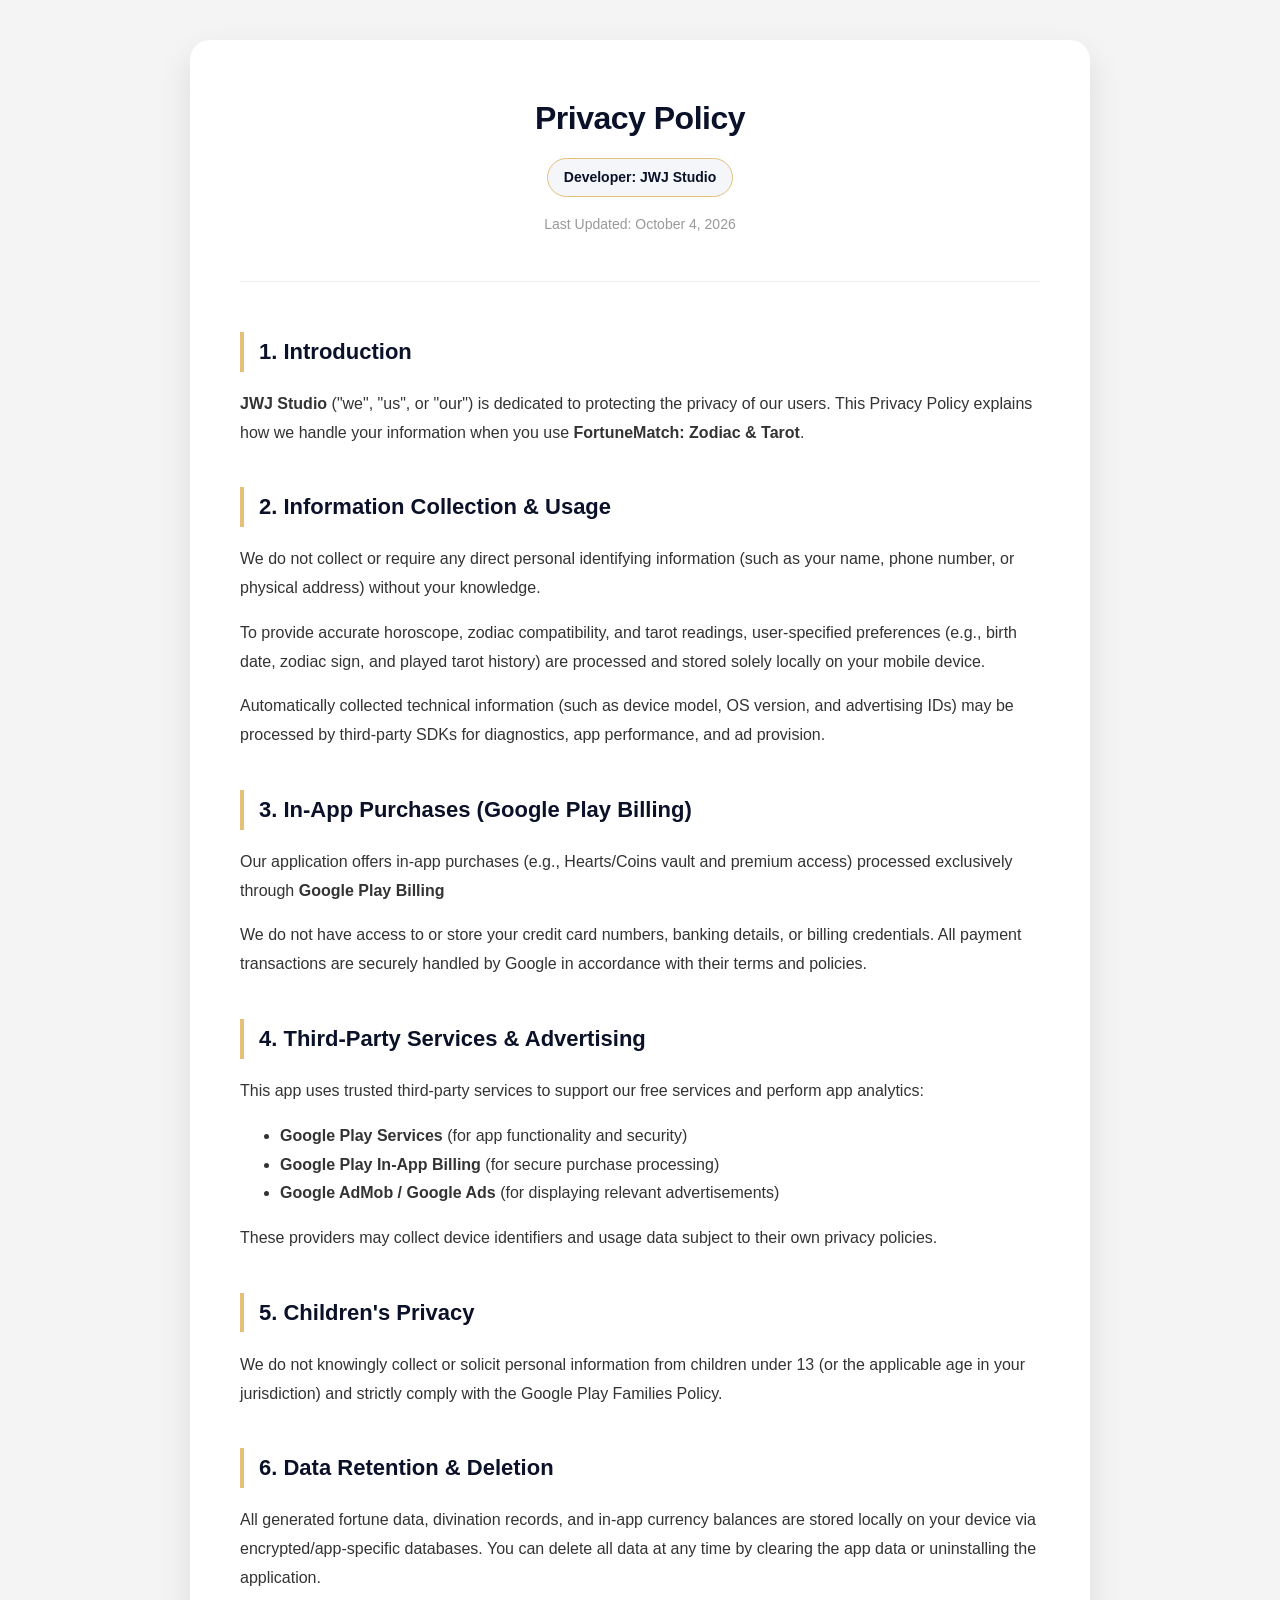
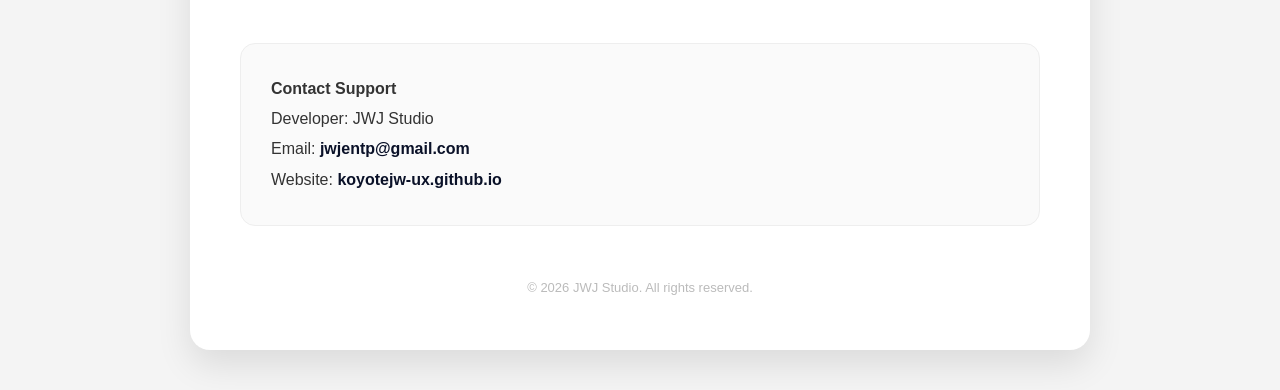
<file: privacy_policy.html>
<!DOCTYPE html>
<html lang="en">
<head>
    <meta charset="UTF-8">
    <meta name="viewport" content="width=device-width, initial-scale=1.0">
    <title>Privacy Policy - FortuneMatch: Zodiac & Tarot</title>
    <style>
        :root { --primary: #0a1128; --accent-color: #e5c07b; --bg: #ffffff; --text: #333; --accent-bg: #f5f6fa; }
        body { font-family: 'Inter', -apple-system, sans-serif; line-height: 1.8; color: var(--text); background: #f4f4f4; margin: 0; padding: 40px 20px; }
        .wrapper { max-width: 800px; margin: 0 auto; background: var(--bg); padding: 50px; border-radius: 20px; box-shadow: 0 15px 35px rgba(0,0,0,0.1); }
        .header { text-align: center; margin-bottom: 50px; border-bottom: 1px solid #eee; padding-bottom: 30px; }
        h1 { color: var(--primary); font-size: 32px; margin: 0 0 10px 0; letter-spacing: -0.5px; }
        .dev-badge { display: inline-block; background: var(--accent-bg); color: var(--primary); border: 1px solid var(--accent-color); padding: 6px 16px; border-radius: 50px; font-weight: 600; font-size: 14px; }
        h2 { color: var(--primary); font-size: 22px; margin-top: 40px; border-left: 4px solid var(--accent-color); padding-left: 15px; }
        .sub-section { margin-left: 5px; }
        .contact-section { margin-top: 50px; padding: 30px; background: #fafafa; border-radius: 15px; border: 1px solid #eee; line-height: 1.9; }
        .footer { text-align: center; margin-top: 50px; color: #bbb; font-size: 13px; }
        a { color: var(--primary); text-decoration: none; font-weight: 600; }
        a:hover { text-decoration: underline; }
    </style>
</head>
<body>
    <div class="wrapper">
        <div class="header">
            <h1>Privacy Policy</h1>
            <div class="dev-badge">Developer: JWJ Studio</div>
            <p style="margin-top: 15px; color: #999; font-size: 14px;">Last Updated: October 4, 2026</p>
        </div>
        <section>
            <h2>1. Introduction</h2>
            <p><strong>JWJ Studio</strong> ("we", "us", or "our") is dedicated to protecting the privacy of our users. This Privacy Policy explains how we handle your information when you use <strong>FortuneMatch: Zodiac & Tarot</strong>.</p>
            
            <h2>2. Information Collection & Usage</h2>
            <p>We do not collect or require any direct personal identifying information (such as your name, phone number, or physical address) without your knowledge.</p>
            <p>To provide accurate horoscope, zodiac compatibility, and tarot readings, user-specified preferences (e.g., birth date, zodiac sign, and played tarot history) are processed and stored solely locally on your mobile device.</p>
            <p>Automatically collected technical information (such as device model, OS version, and advertising IDs) may be processed by third-party SDKs for diagnostics, app performance, and ad provision.</p>
            
            <h2>3. In-App Purchases (Google Play Billing)</h2>
            <p>Our application offers in-app purchases (e.g., Hearts/Coins vault and premium access) processed exclusively through <strong>Google Play Billing</strong></p>
            <p>We do not have access to or store your credit card numbers, banking details, or billing credentials. All payment transactions are securely handled by Google in accordance with their terms and policies.</p>

            <h2>4. Third-Party Services & Advertising</h2>
            <p>This app uses trusted third-party services to support our free services and perform app analytics:</p>
            <ul>
                <li><strong>Google Play Services</strong> (for app functionality and security)</li>
                <li><strong>Google Play In-App Billing</strong> (for secure purchase processing)</li>
                <li><strong>Google AdMob / Google Ads</strong> (for displaying relevant advertisements)</li>
            </ul>
            <p>These providers may collect device identifiers and usage data subject to their own privacy policies.</p>
            
            <h2>5. Children's Privacy</h2>
            <p>We do not knowingly collect or solicit personal information from children under 13 (or the applicable age in your jurisdiction) and strictly comply with the Google Play Families Policy.</p>
            
            <h2>6. Data Retention & Deletion</h2>
            <p>All generated fortune data, divination records, and in-app currency balances are stored locally on your device via encrypted/app-specific databases. You can delete all data at any time by clearing the app data or uninstalling the application.</p>
        </section>
        <div class="contact-section">
            <strong>Contact Support</strong><br>
            Developer: JWJ Studio<br>
            Email: <a href="mailto:jwjentp@gmail.com">jwjentp@gmail.com</a><br>
            Website: <a href="https://koyotejw-ux.github.io/" target="_blank">koyotejw-ux.github.io</a>
        </div>
        <div class="footer">© 2026 JWJ Studio. All rights reserved.</div>
    </div>
</body>
</html>
</file>
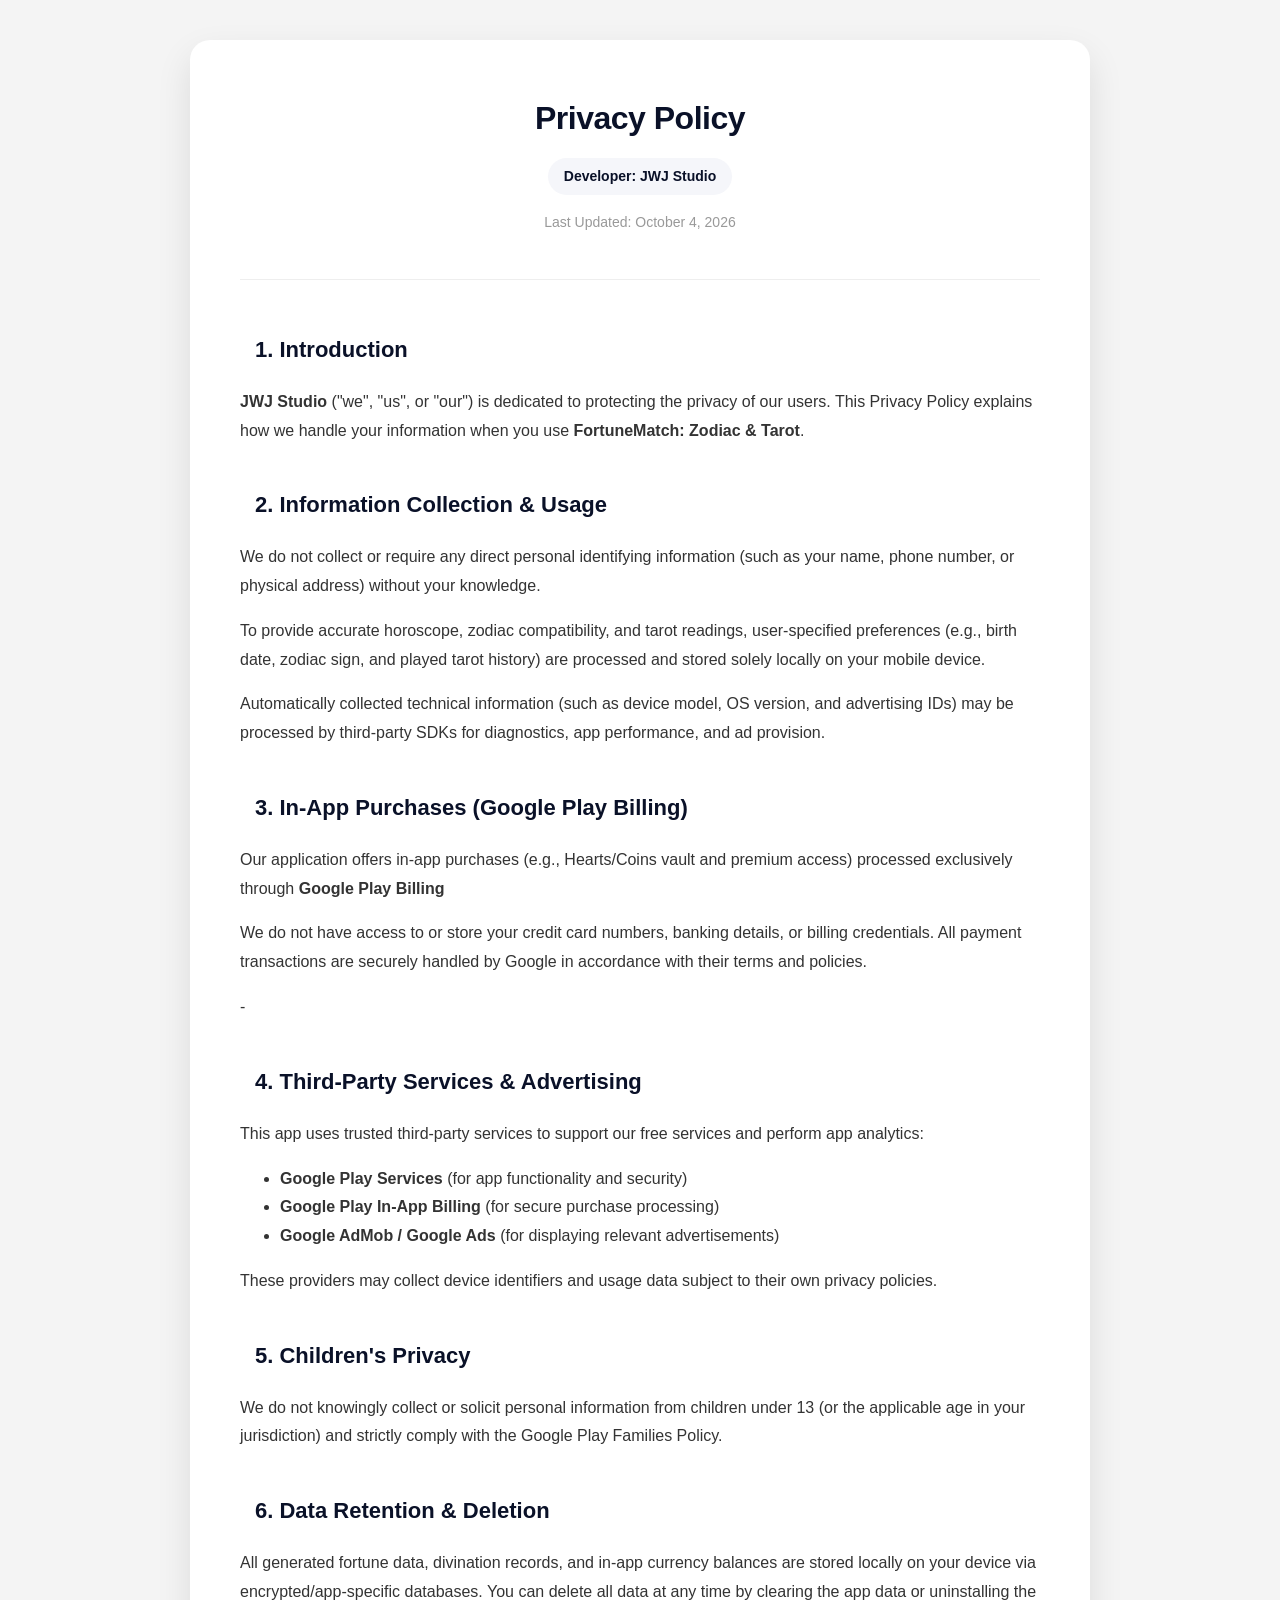
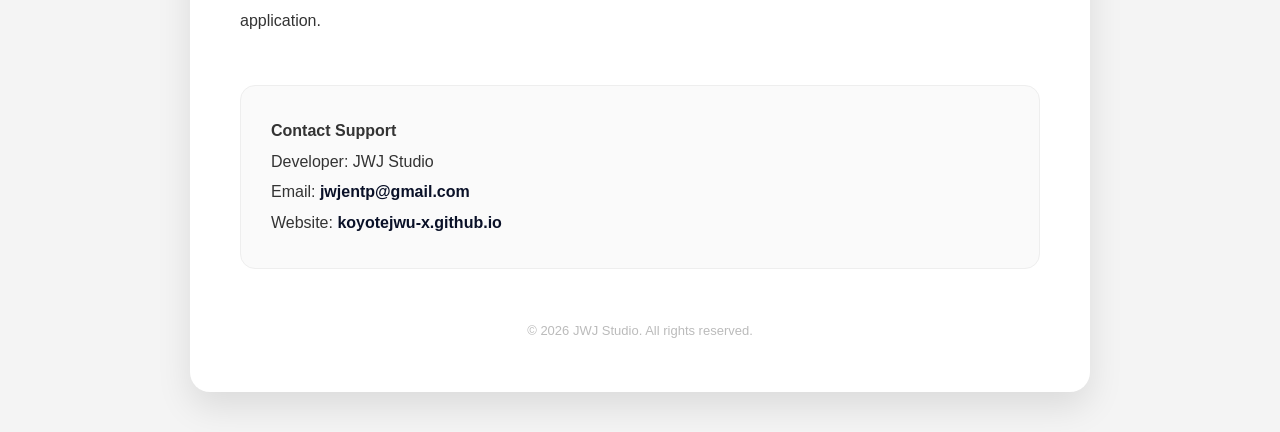
<file: landing_web/privacy_policy.html>
<!DOCTYPE html>
<html lang="en">
<head>
    <meta charset="UTF-8">
    <meta name="viewport" content="width=device-width, initial-scale=1.0">
    <title>Privacy Policy - FortuneMatch: Zodiac & Tarot</title>
    <style>
        :root { --primary: #0a1128; --accent-color: #e5co7b; --bg: #ffffff; --text: #333; --accent-bg: #f5f6fa; }
        body { font-family: 'Inter', -apple-system, sans-serif; line-height: 1.8; color: var(--text); background: #f4f4f4; margin: 0; padding: 40px 20px; }
        .wrapper { max-width: 800px; margin: 0 auto; background: var(--bg); padding: 50px; border-radius: 20px; box-shadow: 0 15px 35px rgba(0,0,0,0.1); }
        .header { text-align: center; margin-bottom: 50px; border-bottom: 1px solid #eee; padding-bottom: 30px; }
        h1 { color: var(--primary); font-size: 32px; margin: 0 0 10px 0; letter-spacing: -0.5px; }
        .dev-badge { display: inline-block; background: var(--accent-bg); color: var(--primary); border: 1px solid var(--accent-color); padding: 6px 16px; border-radius: 50px; font-weight: 600; font-size: 14px; }
        h2 { color: var(--primary); font-size: 22px; margin-top: 40px; border-left: 4px solid var(--accent-color); padding-left: 15px; }
        .sub-section { margin-left: 5px; }
        .contact-section { margin-top: 50px; padding: 30px; background: #fafafa; border-radius: 15px; border: 1px solid #eee; line-height: 1.9; }
        .footer { text-align: center; margin-top: 50px; color: #bbb; font-size: 13px; }
        a { color: var(--primary); text-decoration: none; font-weight: 600; }
        a:hover { text-decoration: underline; }
    </style>
</head>
<body>
    <div class="wrapper">
        <div class="header">
            <h1>Privacy Policy</h1>
            <div class="dev-badge">Developer: JWJ Studio</div>
            <p style="margin-top: 15px; color: #999; font-size: 14px;">Last Updated: October 4, 2026</p>
        </div>
        <section>
            <h2>1. Introduction</h2>
            <p><strong>JWJ Studio</strong> ("we", "us", or "our") is dedicated to protecting the privacy of our users. This Privacy Policy explains how we handle your information when you use <strong>FortuneMatch: Zodiac & Tarot</strong>.</p>
            
            <h2>2. Information Collection & Usage</h2>
            <p>We do not collect or require any direct personal identifying information (such as your name, phone number, or physical address) without your knowledge.</p>
            <p>To provide accurate horoscope, zodiac compatibility, and tarot readings, user-specified preferences (e.g., birth date, zodiac sign, and played tarot history) are processed and stored solely locally on your mobile device.</p>
            <p>Automatically collected technical information (such as device model, OS version, and advertising IDs) may be processed by third-party SDKs for diagnostics, app performance, and ad provision.</p>
            
            <h2>3. In-App Purchases (Google Play Billing)</h2>
            <p>Our application offers in-app purchases (e.g., Hearts/Coins vault and premium access) processed exclusively through <strong>Google Play Billing</strong></p>
            <p>We do not have access to or store your credit card numbers, banking details, or billing credentials. All payment transactions are securely handled by Google in accordance with their terms and policies.</p>
-
            <h2>4. Third-Party Services & Advertising</h2>
            <p>This app uses trusted third-party services to support our free services and perform app analytics:</p>
            <ul>
                <li><strong>Google Play Services</strong> (for app functionality and security)</li>
                <li><strong>Google Play In-App Billing</strong> (for secure purchase processing)</li>
                <li><strong>Google AdMob / Google Ads</strong> (for displaying relevant advertisements)</li>
            </ul>
            <p>These providers may collect device identifiers and usage data subject to their own privacy policies.</p>
            
            <h2>5. Children's Privacy</h2>
            <p>We do not knowingly collect or solicit personal information from children under 13 (or the applicable age in your jurisdiction) and strictly comply with the Google Play Families Policy.</p>
            
            <h2>6. Data Retention & Deletion</h2>
            <p>All generated fortune data, divination records, and in-app currency balances are stored locally on your device via encrypted/app-specific databases. You can delete all data at any time by clearing the app data or uninstalling the application.</p>
        </section>
        <div class="contact-section">
            <strong>Contact Support</strong><br>
            Developer: JWJ Studio<br>
            Email: <a href="mailto:jwjentp@gmail.com">jwjentp@gmail.com</a><br>
            Website: <a href="https://koyotejw-ux.github.io/" target="_blank">koyotejwu-x.github.io</a>
        </div>
        <div class="footer">© 2026 JWJ Studio. All rights reserved.</div>
    </div>
</body>
</html>
</file>
